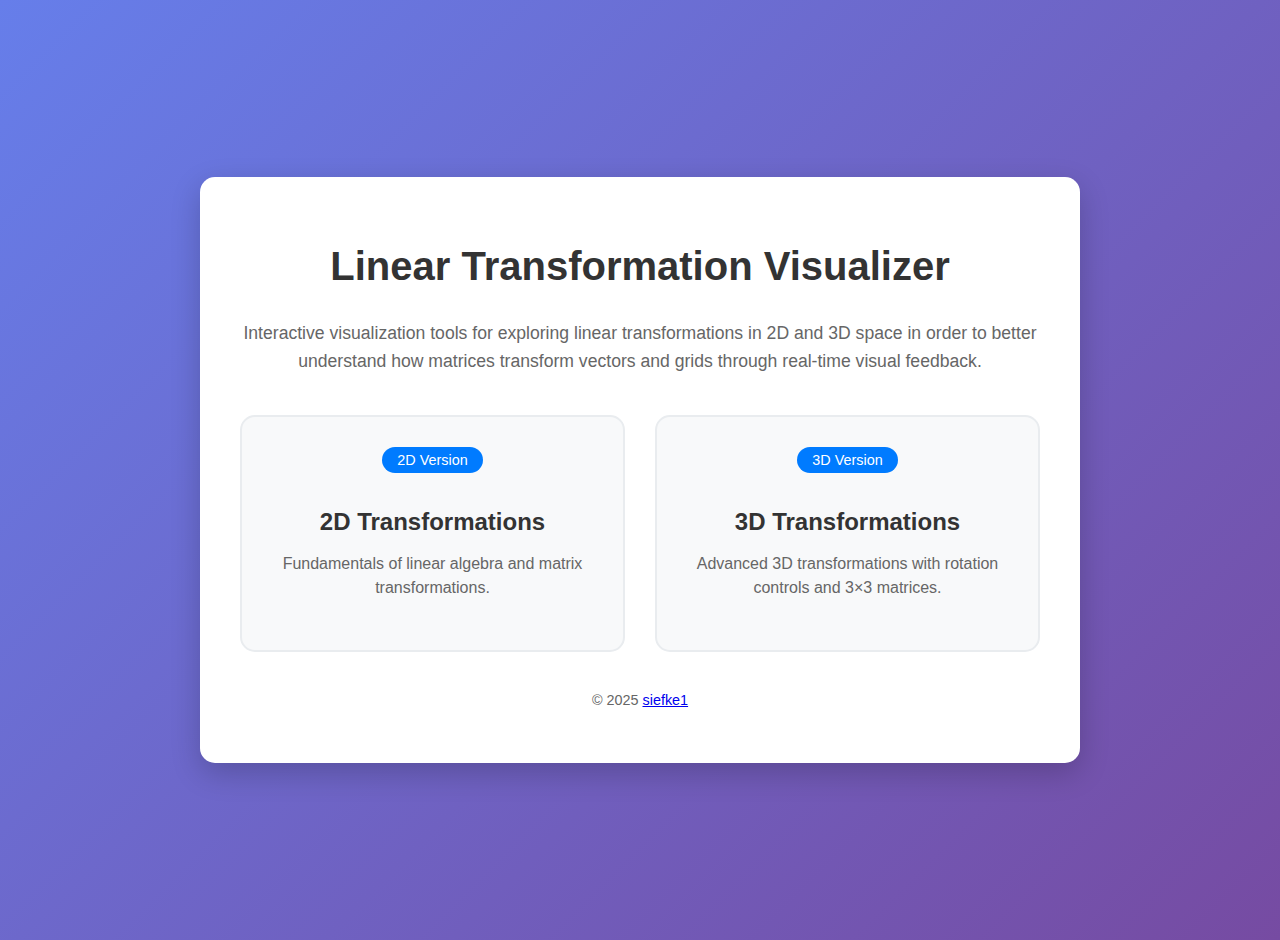
<file: index.html>
<!DOCTYPE html>
<html lang="en">
  <head>
    <meta charset="UTF-8" />
    <meta name="viewport" content="width=device-width, initial-scale=1.0" />
    <title>Linear Transformation Visualizer</title>
    <style>
      body {
        font-family: "Arial", sans-serif;
        margin: 0;
        padding: 20px;
        background: linear-gradient(135deg, #667eea 0%, #764ba2 100%);
        min-height: 100vh;
        display: flex;
        align-items: center;
        justify-content: center;
      }
      .container {
        max-width: 800px;
        margin: 0 auto;
        background: white;
        border-radius: 15px;
        padding: 40px;
        box-shadow: 0 10px 30px rgba(0, 0, 0, 0.2);
        text-align: center;
      }
      h1 {
        color: #333;
        margin-bottom: 30px;
        font-size: 2.5em;
      }
      .description {
        color: #666;
        margin-bottom: 40px;
        font-size: 1.1em;
        line-height: 1.6;
      }
      .version-cards {
        display: grid;
        grid-template-columns: 1fr 1fr;
        gap: 30px;
        margin-top: 40px;
      }
      .version-card {
        background: #f8f9fa;
        border-radius: 15px;
        padding: 30px;
        border: 2px solid #e9ecef;
        transition: all 0.3s ease;
        cursor: pointer;
        text-decoration: none;
        color: inherit;
      }
      .version-card:hover {
        transform: translateY(-5px);
        box-shadow: 0 10px 25px rgba(0, 0, 0, 0.15);
        border-color: #007bff;
      }
      .version-card h2 {
        color: #333;
        margin-bottom: 15px;
        font-size: 1.5em;
      }
      .version-card p {
        color: #666;
        margin-bottom: 20px;
        line-height: 1.5;
      }
      .version-badge {
        display: inline-block;
        background: #007bff;
        color: white;
        padding: 5px 15px;
        border-radius: 20px;
        font-size: 0.9em;
        margin-bottom: 15px;
      }
      .footer {
        margin-top: 40px;
        color: #666;
        font-size: 0.9em;
      }
    </style>
  </head>
  <body>
    <div class="container">
      <h1>Linear Transformation Visualizer</h1>
      <p class="description">
        Interactive visualization tools for exploring linear transformations in
        2D and 3D space in order to better understand how matrices transform
        vectors and grids through real-time visual feedback.
      </p>

      <div class="version-cards">
        <a href="2d/index.html" class="version-card">
          <div class="version-badge">2D Version</div>
          <h2>2D Transformations</h2>
          <p>Fundamentals of linear algebra and matrix transformations.</p>
        </a>

        <a href="3d/index.html" class="version-card">
          <div class="version-badge">3D Version</div>
          <h2>3D Transformations</h2>
          <p>
            Advanced 3D transformations with rotation controls and 3×3 matrices.
          </p>
        </a>
      </div>

      <div class="footer">
        <p>
          © 2025
          <a href="https://github.com/siefke1" target="_blank">siefke1</a>
        </p>
      </div>
    </div>
  </body>
</html>
</file>
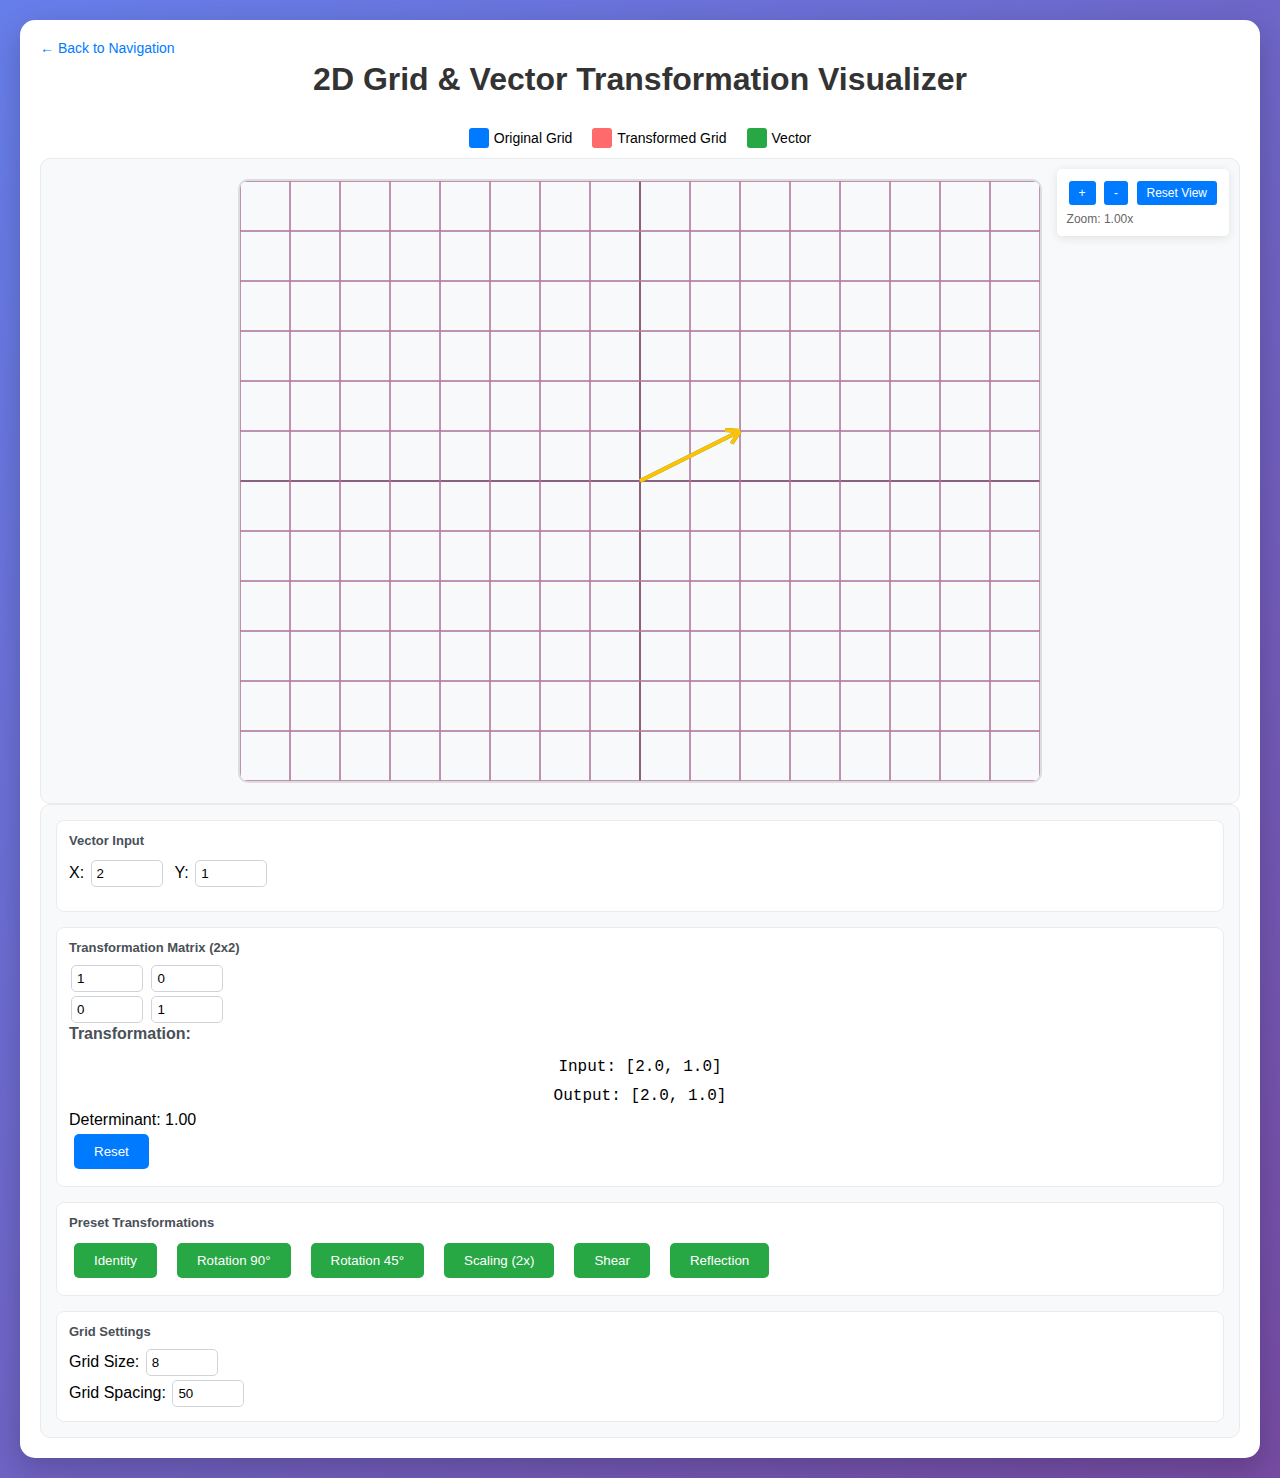
<file: 2d/index.html>
<!DOCTYPE html>
<html lang="en">
<head>
    <meta charset="UTF-8">
    <meta name="viewport" content="width=device-width, initial-scale=1.0">
    <title>2D Grid & Vector Transformation Visualizer</title>
    <link rel="stylesheet" href="../css/2d.css">
</head>
<body>
    <div class="container">
        <a href="../index.html" class="back-link">← Back to Navigation</a>
        <h1>2D Grid & Vector Transformation Visualizer</h1>
        
        <div class="legend">
            <div class="legend-item">
                <div class="legend-color" style="background: #007bff;"></div>
                <span>Original Grid</span>
            </div>
            <div class="legend-item">
                <div class="legend-color" style="background: #ff6b6b;"></div>
                <span>Transformed Grid</span>
            </div>
            <div class="legend-item">
                <div class="legend-color" style="background: #28a745;"></div>
                <span>Vector</span>
            </div>
        </div>
        
        <div class="canvas-container">
            <canvas id="gridCanvas" width="800" height="600"></canvas>
            <div class="zoom-controls">
                <button onclick="zoomIn()">+</button>
                <button onclick="zoomOut()">-</button>
                <button onclick="resetView()">Reset View</button>
                <div class="zoom-info" id="zoomInfo">Zoom: 1.00x</div>
            </div>
        </div>
        
        <div class="controls">
            <div class="control-group">
                <h3>Vector Input</h3>
                <div class="vector-input">
                    <label>X: <input type="number" id="vectorX" value="2" step="0.1" onchange="updateVector()"></label>
                    <label>Y: <input type="number" id="vectorY" value="1" step="0.1" onchange="updateVector()"></label>
                </div>
            </div>
            
            <div class="control-group">
                <h3>Transformation Matrix (2x2)</h3>
                <div>
                    <input type="number" id="a11" value="1" step="0.1" onchange="applyTransformation()"> <input type="number" id="a12" value="0" step="0.1" onchange="applyTransformation()"><br>
                    <input type="number" id="a21" value="0" step="0.1" onchange="applyTransformation()"> <input type="number" id="a22" value="1" step="0.1" onchange="applyTransformation()">
                </div>
                <div class="matrix-display" id="matrixDisplay">
                    [1  0]<br>
                    [0  1]
                </div>
                <div class="determinant-display" id="determinantDisplay">
                    Determinant: 1.00
                </div>
                <button onclick="resetGrid()">Reset</button>
            </div>
            
            <div class="control-group">
                <h3>Preset Transformations</h3>
                <div class="preset-buttons">
                    <button class="preset-btn" onclick="setPreset('identity')">Identity</button>
                    <button class="preset-btn" onclick="setPreset('rotation90')">Rotation 90°</button>
                    <button class="preset-btn" onclick="setPreset('rotation45')">Rotation 45°</button>
                    <button class="preset-btn" onclick="setPreset('scaling')">Scaling (2x)</button>
                    <button class="preset-btn" onclick="setPreset('shear')">Shear</button>
                    <button class="preset-btn" onclick="setPreset('reflection')">Reflection</button>
                </div>
            </div>
            
            <div class="control-group">
                <h3>Grid Settings</h3>
                <label>Grid Size: <input type="number" id="gridSize" value="8" min="3" max="15" onchange="updateGrid()"></label><br>
                <label>Grid Spacing: <input type="number" id="gridSpacing" value="50" min="30" max="100" onchange="updateGrid()"></label>
            </div>
        </div>
    </div>

    <script>
        const canvas = document.getElementById('gridCanvas');
        const ctx = canvas.getContext('2d');
        
        // Viewport transformation variables
        let viewport = {
            scale: 1.0,
            offsetX: 0,
            offsetY: 0,
            isDragging: false,
            lastX: 0,
            lastY: 0
        };
        
        let gridPoints = [];
        let transformedPoints = [];
        let currentMatrix = [[1, 0], [0, 1]];
        let currentVector = [2, 1];
        let transformedVector = [2, 1];
        
        // Convert screen coordinates to world coordinates
        function screenToWorld(screenX, screenY) {
            // Remove the canvas center offset first, then the viewport offset, then scale
            const worldX = (screenX - canvas.width / 2 - viewport.offsetX) / viewport.scale;
            const worldY = -(screenY - canvas.height / 2 - viewport.offsetY) / viewport.scale;
            return [worldX, worldY];
        }
        
        // Convert world coordinates to screen coordinates
        function worldToScreen(worldX, worldY) {
            const screenX = worldX * viewport.scale + viewport.offsetX + canvas.width / 2;
            const screenY = -worldY * viewport.scale + viewport.offsetY + canvas.height / 2;
            return [screenX, screenY];
        }
        
        // Apply viewport transformation to context
        function applyViewportTransform() {
            ctx.save();
            // First translate to center the coordinate system
            ctx.translate(canvas.width / 2, canvas.height / 2);
            // Then apply the viewport offset and scale
            ctx.translate(viewport.offsetX, viewport.offsetY);
            ctx.scale(viewport.scale, -viewport.scale); // Flip Y-axis for mathematical coordinates
        }
        
        // Restore context after viewport transformation
        function restoreViewportTransform() {
            ctx.restore();
        }
        
        // Zoom functions
        function zoomIn() {
            viewport.scale *= 1.2;
            updateZoomInfo();
            drawGrid();
        }
        
        function zoomOut() {
            viewport.scale /= 1.2;
            updateZoomInfo();
            drawGrid();
        }
        
        function resetView() {
            viewport.scale = 1.0;
            viewport.offsetX = 0;
            viewport.offsetY = 0;
            updateZoomInfo();
            drawGrid();
        }
        
        function updateZoomInfo() {
            document.getElementById('zoomInfo').textContent = `Zoom: ${viewport.scale.toFixed(2)}x`;
        }
        
        function transformPoint(point, matrix) {
            const [x, y] = point;
            const [[a, b], [c, d]] = matrix;
            return [a * x + b * y, c * x + d * y];
        }
        
        // Draw arrow
        function drawArrow(startX, startY, endX, endY, color, lineWidth = 3) {
            const headLength = 15 / viewport.scale;
            const angle = Math.atan2(endY - startY, endX - startX);
            
            ctx.strokeStyle = color;
            ctx.fillStyle = color;
            ctx.lineWidth = lineWidth / viewport.scale;
            
            // Draw line
            ctx.beginPath();
            ctx.moveTo(startX, startY);
            ctx.lineTo(endX, endY);
            ctx.stroke();
            
            // Draw arrow head
            ctx.beginPath();
            ctx.moveTo(endX, endY);
            ctx.lineTo(endX - headLength * Math.cos(angle - Math.PI / 6), 
                      endY - headLength * Math.sin(angle - Math.PI / 6));
            ctx.moveTo(endX, endY);
            ctx.lineTo(endX - headLength * Math.cos(angle + Math.PI / 6), 
                      endY - headLength * Math.sin(angle + Math.PI / 6));
            ctx.stroke();
        }
        
        function initializeGrid() {
            const gridSize = parseInt(document.getElementById('gridSize').value);
            const spacing = parseInt(document.getElementById('gridSpacing').value);
            
            gridPoints = [];
            for (let i = -gridSize; i <= gridSize; i++) {
                for (let j = -gridSize; j <= gridSize; j++) {
                    gridPoints.push([i * spacing, j * spacing]);
                }
            }
            updateTransformedPoints();
            updateTransformedVector();
            drawGrid();
        }
        
        function updateTransformedPoints() {
            transformedPoints = gridPoints.map(point => transformPoint(point, currentMatrix));
        }
        
        function updateTransformedVector() {
            transformedVector = transformPoint(currentVector, currentMatrix);
        }
        
        function drawGrid() {
            ctx.clearRect(0, 0, canvas.width, canvas.height);
            
            applyViewportTransform();
            
            // Draw coordinate axes
            ctx.strokeStyle = '#333';
            ctx.lineWidth = 2 / viewport.scale;
            ctx.beginPath();
            // X-axis (horizontal line through origin)
            ctx.moveTo(-canvas.width / viewport.scale, 0);
            ctx.lineTo(canvas.width / viewport.scale, 0);
            // Y-axis (vertical line through origin)
            ctx.moveTo(0, -canvas.height / viewport.scale);
            ctx.lineTo(0, canvas.height / viewport.scale);
            ctx.stroke();
            
            // Draw original grid lines
            ctx.strokeStyle = '#007bff';
            ctx.lineWidth = 1 / viewport.scale;
            const spacing = parseInt(document.getElementById('gridSpacing').value);
            const gridSize = parseInt(document.getElementById('gridSize').value);
            
            // Draw vertical lines
            for (let i = -gridSize; i <= gridSize; i++) {
                const x = i * spacing;
                ctx.beginPath();
                ctx.moveTo(x, -gridSize * spacing);
                ctx.lineTo(x, gridSize * spacing);
                ctx.stroke();
            }
            
            // Draw horizontal lines
            for (let j = -gridSize; j <= gridSize; j++) {
                const y = j * spacing;
                ctx.beginPath();
                ctx.moveTo(-gridSize * spacing, y);
                ctx.lineTo(gridSize * spacing, y);
                ctx.stroke();
            }
            
            // Draw transformed grid lines
            ctx.strokeStyle = '#ff6b6b';
            ctx.lineWidth = 1 / viewport.scale;
            
            // Draw transformed vertical lines
            for (let i = -gridSize; i <= gridSize; i++) {
                const originalX = i * spacing;
                const transformedStart = transformPoint([originalX, -gridSize * spacing], currentMatrix);
                const transformedEnd = transformPoint([originalX, gridSize * spacing], currentMatrix);
                
                ctx.beginPath();
                ctx.moveTo(transformedStart[0], transformedStart[1]);
                ctx.lineTo(transformedEnd[0], transformedEnd[1]);
                ctx.stroke();
            }
            
            // Draw transformed horizontal lines
            for (let j = -gridSize; j <= gridSize; j++) {
                const originalY = j * spacing;
                const transformedStart = transformPoint([-gridSize * spacing, originalY], currentMatrix);
                const transformedEnd = transformPoint([gridSize * spacing, originalY], currentMatrix);
                
                ctx.beginPath();
                ctx.moveTo(transformedStart[0], transformedStart[1]);
                ctx.lineTo(transformedEnd[0], transformedEnd[1]);
                ctx.stroke();
            }
            
            // Draw original vector
            const vectorStartX = 0;
            const vectorStartY = 0;
            const vectorEndX = currentVector[0] * spacing;
            const vectorEndY = currentVector[1] * spacing;
            drawArrow(vectorStartX, vectorStartY, vectorEndX, vectorEndY, '#28a745', 4);
            
            // Draw transformed vector
            const transformedVectorStartX = 0;
            const transformedVectorStartY = 0;
            const transformedVectorEndX = transformedVector[0] * spacing;
            const transformedVectorEndY = transformedVector[1] * spacing;
            drawArrow(transformedVectorStartX, transformedVectorStartY, 
                     transformedVectorEndX, transformedVectorEndY, '#ffc107', 4);
            
            restoreViewportTransform();
        }
        
        // Mouse event handlers for pan and zoom
        canvas.addEventListener('mousedown', function(e) {
            viewport.isDragging = true;
            viewport.lastX = e.clientX;
            viewport.lastY = e.clientY;
        });
        
        canvas.addEventListener('mousemove', function(e) {
            if (viewport.isDragging) {
                const deltaX = e.clientX - viewport.lastX;
                const deltaY = e.clientY - viewport.lastY;
                viewport.offsetX += deltaX;
                viewport.offsetY += deltaY;
                viewport.lastX = e.clientX;
                viewport.lastY = e.clientY;
                drawGrid();
            }
        });
        
        canvas.addEventListener('mouseup', function(e) {
            viewport.isDragging = false;
        });
        
        canvas.addEventListener('wheel', function(e) {
            e.preventDefault();
            const rect = canvas.getBoundingClientRect();
            const mouseX = e.clientX - rect.left;
            const mouseY = e.clientY - rect.top;
            
            // Convert mouse position to world coordinates
            const [worldX, worldY] = screenToWorld(mouseX, mouseY);
            
            const zoomFactor = e.deltaY > 0 ? 0.9 : 1.1;
            viewport.scale *= zoomFactor;
            
            // Adjust offset to zoom towards mouse position
            const [newScreenX, newScreenY] = worldToScreen(worldX, worldY);
            viewport.offsetX += mouseX - newScreenX;
            viewport.offsetY += mouseY - newScreenY;
            
            updateZoomInfo();
            drawGrid();
        });
        
        function updateVector() {
            const x = parseFloat(document.getElementById('vectorX').value);
            const y = parseFloat(document.getElementById('vectorY').value);
            currentVector = [x, y];
            updateTransformedVector();
            drawGrid();
        }
        
        function applyTransformation() {
            const a11 = parseFloat(document.getElementById('a11').value);
            const a12 = parseFloat(document.getElementById('a12').value);
            const a21 = parseFloat(document.getElementById('a21').value);
            const a22 = parseFloat(document.getElementById('a22').value);
            
            currentMatrix = [[a11, a12], [a21, a22]];
            updateTransformedPoints();
            updateTransformedVector();
            drawGrid();
            updateMatrixDisplay();
        }
        
        function resetGrid() {
            currentMatrix = [[1, 0], [0, 1]];
            document.getElementById('a11').value = 1;
            document.getElementById('a12').value = 0;
            document.getElementById('a21').value = 0;
            document.getElementById('a22').value = 1;
            updateTransformedPoints();
            updateTransformedVector();
            drawGrid();
            updateMatrixDisplay();
        }
        
        function updateGrid() {
            initializeGrid();
        }
        
        function calculateDeterminant(matrix) {
            const [[a11, a12], [a21, a22]] = matrix;
            return a11 * a22 - a12 * a21;
        }
        
        function updateMatrixDisplay() {
            const [[a11, a12], [a21, a22]] = currentMatrix;
            const determinant = calculateDeterminant(currentMatrix);
            const [vectorX, vectorY] = currentVector;
            
            // Calculate the transformed vector
            const transformedX = a11 * vectorX + a12 * vectorY;
            const transformedY = a21 * vectorX + a22 * vectorY;
            
            document.getElementById('matrixDisplay').innerHTML = 
                `<div class="matrix-display">
                    <div style="margin-bottom: 10px; font-weight: bold; color: #495057;">Transformation:</div>
                    <div style="font-family: 'Courier New', monospace; line-height: 1.8; text-align: center;">
                        <div>Input: [${vectorX.toFixed(1)}, ${vectorY.toFixed(1)}]</div>
                        <div>Output: [${transformedX.toFixed(1)}, ${transformedY.toFixed(1)}]</div>
                    </div>
                </div>`;
            
            document.getElementById('determinantDisplay').innerHTML = 
                `Determinant: ${determinant.toFixed(2)}`;
        }
        
        function setPreset(type) {
            let matrix;
            switch(type) {
                case 'identity':
                    matrix = [[1, 0], [0, 1]];
                    break;
                case 'rotation90':
                    matrix = [[0, -1], [1, 0]];
                    break;
                case 'rotation45':
                    const cos45 = Math.cos(Math.PI / 4);
                    const sin45 = Math.sin(Math.PI / 4);
                    matrix = [[cos45, -sin45], [sin45, cos45]];
                    break;
                case 'scaling':
                    matrix = [[2, 0], [0, 2]];
                    break;
                case 'shear':
                    matrix = [[1, 1], [0, 1]];
                    break;
                case 'reflection':
                    matrix = [[-1, 0], [0, 1]];
                    break;
            }
            
            currentMatrix = matrix;
            document.getElementById('a11').value = matrix[0][0];
            document.getElementById('a12').value = matrix[0][1];
            document.getElementById('a21').value = matrix[1][0];
            document.getElementById('a22').value = matrix[1][1];
            
            updateTransformedPoints();
            updateTransformedVector();
            drawGrid();
            updateMatrixDisplay();
        }
        
        window.onload = function() {
            initializeGrid();
            updateMatrixDisplay();
            updateZoomInfo();
        };
    </script>
</body>
</html>
</file>
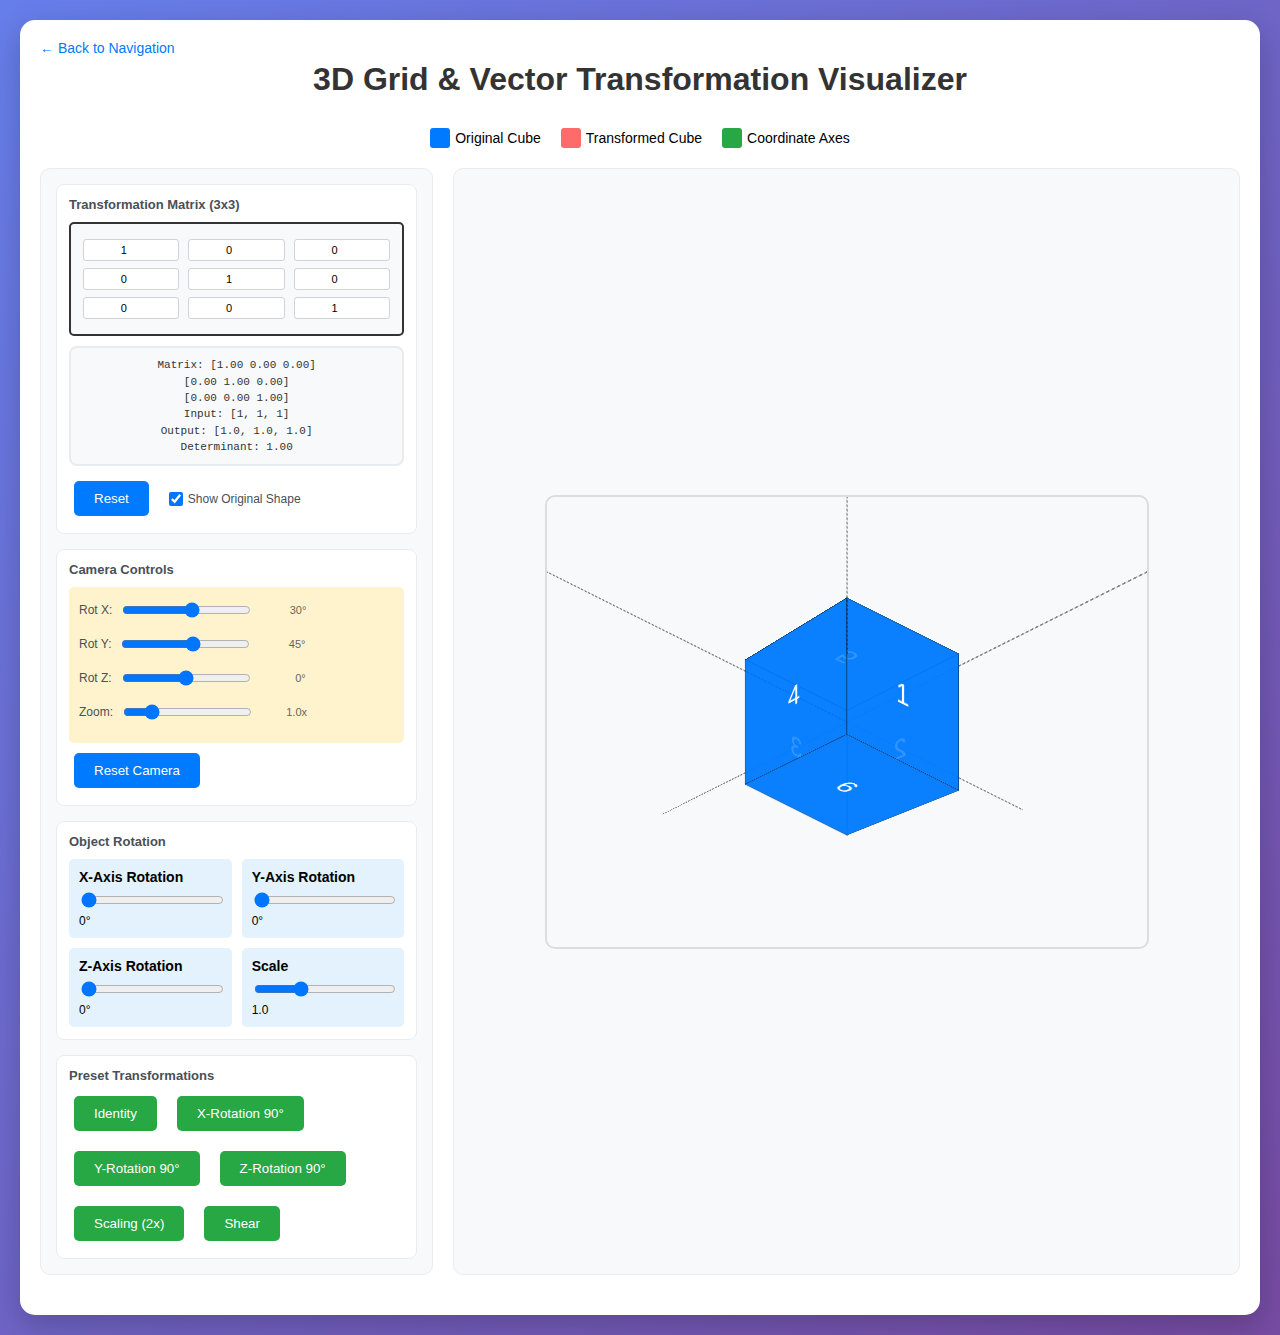
<file: 3d/index.html>
<!DOCTYPE html>
<html lang="en">
<head>
    <meta charset="UTF-8">
    <meta name="viewport" content="width=device-width, initial-scale=1.0, user-scalable=no">
    <title>3D Grid & Vector Transformation Visualizer</title>
    <link rel="stylesheet" href="../css/3d.css">
</head>
<body>
    <div class="container">
        <a href="../index.html" class="back-link">← Back to Navigation</a>
        <h1>3D Grid & Vector Transformation Visualizer</h1>
        
        <div class="legend">
            <div class="legend-item">
                <div class="legend-color" style="background: #007bff;"></div>
                <span>Original Cube</span>
            </div>
            <div class="legend-item">
                <div class="legend-color" style="background: #ff6b6b;"></div>
                <span>Transformed Cube</span>
            </div>
            <div class="legend-item">
                <div class="legend-color" style="background: #28a745;"></div>
                <span>Coordinate Axes</span>
            </div>
        </div>
        
        <div class="main-layout">
            <div class="controls">
            <div class="control-group">
                <h3>Transformation Matrix (3x3)</h3>
                <div class="matrix-input-container">
                    <div class="matrix-row">
                        <input type="number" id="a11" value="1" step="0.1" onchange="applyTransformation()">
                        <input type="number" id="a12" value="0" step="0.1" onchange="applyTransformation()">
                        <input type="number" id="a13" value="0" step="0.1" onchange="applyTransformation()">
                    </div>
                    <div class="matrix-row">
                        <input type="number" id="a21" value="0" step="0.1" onchange="applyTransformation()">
                        <input type="number" id="a22" value="1" step="0.1" onchange="applyTransformation()">
                        <input type="number" id="a23" value="0" step="0.1" onchange="applyTransformation()">
                    </div>
                    <div class="matrix-row">
                        <input type="number" id="a31" value="0" step="0.1" onchange="applyTransformation()">
                        <input type="number" id="a32" value="0" step="0.1" onchange="applyTransformation()">
                        <input type="number" id="a33" value="1" step="0.1" onchange="applyTransformation()">
                    </div>
                </div>
                <div class="transformation-info" id="transformationInfo">
                    <div>Matrix: [1.00  0.00  0.00]</div>
                    <div>        [0.00  1.00  0.00]</div>
                    <div>        [0.00  0.00  1.00]</div>
                    <div>Determinant: 1.00</div>
                </div>
                <div class="button-row">
                    <button onclick="resetGrid()">Reset</button>
                    <label class="checkbox-label">
                        <input type="checkbox" id="showOriginal" checked onchange="toggleOriginalCube()">
                        <span>Show Original Shape</span>
                    </label>
                </div>
            </div>
            
            <div class="control-group">
                <h3>Camera Controls</h3>
                <div class="camera-controls">
                    <div class="camera-row">
                        <label>Rot X: <input type="range" id="cameraRotX" min="-360" max="360" value="30" step="1" oninput="updateCamera()"></label>
                        <span id="cameraRotXValue">30°</span>
                    </div>
                    <div class="camera-row">
                        <label>Rot Y: <input type="range" id="cameraRotY" min="-360" max="360" value="45" step="1" oninput="updateCamera()"></label>
                        <span id="cameraRotYValue">45°</span>
                    </div>
                    <div class="camera-row">
                        <label>Rot Z: <input type="range" id="cameraRotZ" min="-360" max="360" value="0" step="1" oninput="updateCamera()"></label>
                        <span id="cameraRotZValue">0°</span>
                    </div>
                    <div class="camera-row">
                        <label>Zoom: <input type="range" id="cameraZoom" min="0.1" max="5" value="1" step="0.1" oninput="updateCamera()"></label>
                        <span id="cameraZoomValue">1.0x</span>
                    </div>
                </div>
                <button onclick="resetCamera()" style="margin-top: 10px;">Reset Camera</button>
            </div>
            
            <div class="control-group">
                <h3>Object Rotation</h3>
                <div class="rotation-controls">
                    <div class="rotation-group">
                        <h4>X-Axis Rotation</h4>
                        <input type="range" id="rotX" min="0" max="360" value="0" step="1" oninput="applyRotation()">
                        <span id="rotXValue">0°</span>
                    </div>
                    <div class="rotation-group">
                        <h4>Y-Axis Rotation</h4>
                        <input type="range" id="rotY" min="0" max="360" value="0" step="1" oninput="applyRotation()">
                        <span id="rotYValue">0°</span>
                    </div>
                    <div class="rotation-group">
                        <h4>Z-Axis Rotation</h4>
                        <input type="range" id="rotZ" min="0" max="360" value="0" step="1" oninput="applyRotation()">
                        <span id="rotZValue">0°</span>
                    </div>
                    <div class="rotation-group">
                        <h4>Scale</h4>
                        <input type="range" id="scale" min="0.1" max="3" value="1" step="0.1" oninput="applyRotation()">
                        <span id="scaleValue">1.0</span>
                    </div>
                </div>
            </div>
            
            <div class="control-group">
                <h3>Preset Transformations</h3>
                <div class="preset-buttons">
                    <button class="preset-btn" onclick="setPreset('identity')">Identity</button>
                    <button class="preset-btn" onclick="setPreset('rotationX90')">X-Rotation 90°</button>
                    <button class="preset-btn" onclick="setPreset('rotationY90')">Y-Rotation 90°</button>
                    <button class="preset-btn" onclick="setPreset('rotationZ90')">Z-Rotation 90°</button>
                    <button class="preset-btn" onclick="setPreset('scaling')">Scaling (2x)</button>
                    <button class="preset-btn" onclick="setPreset('shear')">Shear</button>
                </div>
            </div>
            </div>
            
            <!-- Mobile camera controls card -->
            <div class="mobile-camera-card">
                <h4>Camera Controls</h4>
                <div class="mobile-camera-row">
                    <label>Rot X: <input type="range" id="mobileCameraRotX" min="-360" max="360" value="30" step="1" oninput="updateMobileCamera()"></label>
                    <span id="mobileCameraRotXValue">30°</span>
                </div>
                <div class="mobile-camera-row">
                    <label>Rot Y: <input type="range" id="mobileCameraRotY" min="-360" max="360" value="45" step="1" oninput="updateMobileCamera()"></label>
                    <span id="mobileCameraRotYValue">45°</span>
                </div>
                <div class="mobile-camera-row">
                    <label>Rot Z: <input type="range" id="mobileCameraRotZ" min="-360" max="360" value="0" step="1" oninput="updateMobileCamera()"></label>
                    <span id="mobileCameraRotZValue">0°</span>
                </div>
                <div class="mobile-camera-row">
                    <label>Zoom: <input type="range" id="mobileCameraZoom" min="0.1" max="5" value="1" step="0.1" oninput="updateMobileCamera()"></label>
                    <span id="mobileCameraZoomValue">1.0x</span>
                </div>
                <button onclick="resetMobileCamera()">Reset Camera</button>
            </div>
            
            <div class="canvas-container">
                <div class="demo-output">
                    <div class="demo-output__container" id="demo__container">
                        <div class="demo-element original-cube" id="original-element">
                            <div class="side side-back">3</div>
                            <div class="side side-bottom">6</div>
                            <div class="side side-right">2</div>
                            <div class="side side-left">4</div>
                            <div class="side side-front">1</div>
                            <div class="side side-top">5</div>
                        </div>
                        <div class="demo-element transformed-cube" id="demo-element">
                            <div class="side side-back">3</div>
                            <div class="side side-bottom">6</div>
                            <div class="side side-right">2</div>
                            <div class="side side-left">4</div>
                            <div class="side side-front">1</div>
                            <div class="side side-top">5</div>
                        </div>
                        <p class="axial-line axial-line--x"></p>
                        <p class="axial-line axial-line--y"></p>
                        <p class="axial-line axial-line--z"></p>
                    </div>
                </div>
            </div>
        </div>
    </div>

    <script>
        const demoElement = document.getElementById('demo-element');
        const demoContainer = document.getElementById('demo__container');
        
        let currentMatrix = [
            [1, 0, 0],
            [0, 1, 0],
            [0, 0, 1]
        ];
        
        let zoomFactor = 1.0;
        
        function createRotationX(angle) {
            const rad = angle * Math.PI / 180;
            const cos = Math.cos(rad);
            const sin = Math.sin(rad);
            return [
                [1, 0, 0],
                [0, cos, -sin],
                [0, sin, cos]
            ];
        }
        
        function createRotationY(angle) {
            const rad = angle * Math.PI / 180;
            const cos = Math.cos(rad);
            const sin = Math.sin(rad);
            return [
                [cos, 0, sin],
                [0, 1, 0],
                [-sin, 0, cos]
            ];
        }
        
        function createRotationZ(angle) {
            const rad = angle * Math.PI / 180;
            const cos = Math.cos(rad);
            const sin = Math.sin(rad);
            return [
                [cos, -sin, 0],
                [sin, cos, 0],
                [0, 0, 1]
            ];
        }
        
        function createScalingMatrix(s) {
            return [
                [s, 0, 0],
                [0, s, 0],
                [0, 0, s]
            ];
        }
        
        function multiplyMatrices(a, b) {
            const result = [
                [0, 0, 0],
                [0, 0, 0],
                [0, 0, 0]
            ];
            
            for (let i = 0; i < 3; i++) {
                for (let j = 0; j < 3; j++) {
                    for (let k = 0; k < 3; k++) {
                        result[i][j] += a[i][k] * b[k][j];
                    }
                }
            }
            
            return result;
        }
        
        function calculateDeterminant(matrix) {
            const [[a11, a12, a13], [a21, a22, a23], [a31, a32, a33]] = matrix;
            return a11 * (a22 * a33 - a23 * a32) - 
                   a12 * (a21 * a33 - a23 * a31) + 
                   a13 * (a21 * a32 - a22 * a31);
        }
        
        function matrix3x3ToMatrix3d(matrix) {
            const [[a11, a12, a13], [a21, a22, a23], [a31, a32, a33]] = matrix;
            return [
                a11, a21, a31, 0,
                a12, a22, a32, 0,
                a13, a23, a33, 0,
                0, 0, 0, 1
            ];
        }
        
        function applyTransformation() {
            const a11 = parseFloat(document.getElementById('a11').value);
            const a12 = parseFloat(document.getElementById('a12').value);
            const a13 = parseFloat(document.getElementById('a13').value);
            const a21 = parseFloat(document.getElementById('a21').value);
            const a22 = parseFloat(document.getElementById('a22').value);
            const a23 = parseFloat(document.getElementById('a23').value);
            const a31 = parseFloat(document.getElementById('a31').value);
            const a32 = parseFloat(document.getElementById('a32').value);
            const a33 = parseFloat(document.getElementById('a33').value);
            
            currentMatrix = [[a11, a12, a13], [a21, a22, a23], [a31, a32, a33]];
            updateMatrixDisplay();
            applyMatrix3d();
        }
        
        function applyRotation() {
            const rotX = parseInt(document.getElementById('rotX').value);
            const rotY = parseInt(document.getElementById('rotY').value);
            const rotZ = parseInt(document.getElementById('rotZ').value);
            const scaleVal = parseFloat(document.getElementById('scale').value);
            
            // Update display values
            document.getElementById('rotXValue').textContent = rotX + '°';
            document.getElementById('rotYValue').textContent = rotY + '°';
            document.getElementById('rotZValue').textContent = rotZ + '°';
            document.getElementById('scaleValue').textContent = scaleVal;
            
            const rotXMatrix = createRotationX(rotX);
            const rotYMatrix = createRotationY(rotY);
            const rotZMatrix = createRotationZ(rotZ);
            const scaleMatrix = createScalingMatrix(scaleVal);
            
            // Combine rotations and scaling
            let combinedMatrix = multiplyMatrices(rotXMatrix, rotYMatrix);
            combinedMatrix = multiplyMatrices(combinedMatrix, rotZMatrix);
            combinedMatrix = multiplyMatrices(combinedMatrix, scaleMatrix);
            
            currentMatrix = combinedMatrix;
            
            // Update input fields
            document.getElementById('a11').value = combinedMatrix[0][0];
            document.getElementById('a12').value = combinedMatrix[0][1];
            document.getElementById('a13').value = combinedMatrix[0][2];
            document.getElementById('a21').value = combinedMatrix[1][0];
            document.getElementById('a22').value = combinedMatrix[1][1];
            document.getElementById('a23').value = combinedMatrix[1][2];
            document.getElementById('a31').value = combinedMatrix[2][0];
            document.getElementById('a32').value = combinedMatrix[2][1];
            document.getElementById('a33').value = combinedMatrix[2][2];
            
            updateMatrixDisplay();
            applyMatrix3d();
        }
        
        function applyMatrix3d() {
            const matrix3d = matrix3x3ToMatrix3d(currentMatrix);
            const transform = `matrix3d(${matrix3d.join(', ')})`;
            demoElement.style.transform = transform;
            
            // Check if transformation is identity (no change)
            const isIdentity = currentMatrix.every((row, i) => 
                row.every((val, j) => val === (i === j ? 1 : 0))
            );
            
            // Show/hide transformed cube based on whether transformation is identity
            const transformedCube = document.querySelector('.transformed-cube');
            if (isIdentity) {
                transformedCube.classList.remove('show');
            } else {
                transformedCube.classList.add('show');
            }
        }
        
        function resetGrid() {
            currentMatrix = [[1, 0, 0], [0, 1, 0], [0, 0, 1]];
            document.getElementById('a11').value = 1;
            document.getElementById('a12').value = 0;
            document.getElementById('a13').value = 0;
            document.getElementById('a21').value = 0;
            document.getElementById('a22').value = 1;
            document.getElementById('a23').value = 0;
            document.getElementById('a31').value = 0;
            document.getElementById('a32').value = 0;
            document.getElementById('a33').value = 1;
            
            // Reset rotation sliders
            document.getElementById('rotX').value = 0;
            document.getElementById('rotY').value = 0;
            document.getElementById('rotZ').value = 0;
            document.getElementById('scale').value = 1;
            document.getElementById('rotXValue').textContent = '0°';
            document.getElementById('rotYValue').textContent = '0°';
            document.getElementById('rotZValue').textContent = '0°';
            document.getElementById('scaleValue').textContent = '1.0';
            
            updateMatrixDisplay();
            applyMatrix3d();
        }
        
        function updateMatrixDisplay() {
            const [[a11, a12, a13], [a21, a22, a23], [a31, a32, a33]] = currentMatrix;
            const determinant = calculateDeterminant(currentMatrix);
            
            const vectorX = 1, vectorY = 1, vectorZ = 1;
            const transformedX = a11 * vectorX + a12 * vectorY + a13 * vectorZ;
            const transformedY = a21 * vectorX + a22 * vectorY + a23 * vectorZ;
            const transformedZ = a31 * vectorX + a32 * vectorY + a33 * vectorZ;
            
            // Update the transformation info with all information
            const transformationInfo = document.getElementById('transformationInfo');
            if (transformationInfo) {
                transformationInfo.innerHTML = 
                    `<div>Matrix: [${a11.toFixed(2)}  ${a12.toFixed(2)}  ${a13.toFixed(2)}]</div>
                     <div>        [${a21.toFixed(2)}  ${a22.toFixed(2)}  ${a23.toFixed(2)}]</div>
                     <div>        [${a31.toFixed(2)}  ${a32.toFixed(2)}  ${a33.toFixed(2)}]</div>
                     <div>Input: [1, 1, 1]</div>
                     <div>Output: [${transformedX.toFixed(1)}, ${transformedY.toFixed(1)}, ${transformedZ.toFixed(1)}]</div>
                     <div>Determinant: ${determinant.toFixed(2)}</div>`;
            }
        }
        
        // Set preset transformations
        function setPreset(type) {
            let matrix;
            switch(type) {
                case 'identity':
                    matrix = [[1, 0, 0], [0, 1, 0], [0, 0, 1]];
                    break;
                case 'rotationX90':
                    matrix = createRotationX(90);
                    break;
                case 'rotationY90':
                    matrix = createRotationY(90);
                    break;
                case 'rotationZ90':
                    matrix = createRotationZ(90);
                    break;
                case 'scaling':
                    matrix = createScalingMatrix(2);
                    break;
                case 'shear':
                    matrix = [[1, 1, 0], [0, 1, 0], [0, 0, 1]];
                    break;
            }
            
            currentMatrix = matrix;
            document.getElementById('a11').value = matrix[0][0];
            document.getElementById('a12').value = matrix[0][1];
            document.getElementById('a13').value = matrix[0][2];
            document.getElementById('a21').value = matrix[1][0];
            document.getElementById('a22').value = matrix[1][1];
            document.getElementById('a23').value = matrix[1][2];
            document.getElementById('a31').value = matrix[2][0];
            document.getElementById('a32').value = matrix[2][1];
            document.getElementById('a33').value = matrix[2][2];
            
            updateMatrixDisplay();
            applyMatrix3d();
        }
        
        // Camera controls
        function updateCamera() {
            const rotX = parseFloat(document.getElementById('cameraRotX').value);
            const rotY = parseFloat(document.getElementById('cameraRotY').value);
            const rotZ = parseFloat(document.getElementById('cameraRotZ').value);
            const zoom = parseFloat(document.getElementById('cameraZoom').value);
            
            zoomFactor = zoom;
            
            // Update display values
            document.getElementById('cameraRotXValue').textContent = rotX + '°';
            document.getElementById('cameraRotYValue').textContent = rotY + '°';
            document.getElementById('cameraRotZValue').textContent = rotZ + '°';
            document.getElementById('cameraZoomValue').textContent = zoom.toFixed(1) + 'x';
            
            // Sync with mobile controls
            document.getElementById('mobileCameraRotX').value = rotX;
            document.getElementById('mobileCameraRotY').value = rotY;
            document.getElementById('mobileCameraRotZ').value = rotZ;
            document.getElementById('mobileCameraZoom').value = zoom;
            document.getElementById('mobileCameraRotXValue').textContent = rotX + '°';
            document.getElementById('mobileCameraRotYValue').textContent = rotY + '°';
            document.getElementById('mobileCameraRotZValue').textContent = rotZ + '°';
            document.getElementById('mobileCameraZoomValue').textContent = zoom.toFixed(1) + 'x';
            
            // Apply camera transformation with proper 3D zoom
            demoContainer.style.transform = `rotateX(${rotX}deg) rotateY(${rotY}deg) rotateZ(${rotZ}deg) scale3d(${zoomFactor}, ${zoomFactor}, ${zoomFactor})`;
        }

        function updateMobileCamera() {
            const rotX = parseFloat(document.getElementById('mobileCameraRotX').value);
            const rotY = parseFloat(document.getElementById('mobileCameraRotY').value);
            const rotZ = parseFloat(document.getElementById('mobileCameraRotZ').value);
            const zoom = parseFloat(document.getElementById('mobileCameraZoom').value);
            
            zoomFactor = zoom;
            
            // Update display values
            document.getElementById('mobileCameraRotXValue').textContent = rotX + '°';
            document.getElementById('mobileCameraRotYValue').textContent = rotY + '°';
            document.getElementById('mobileCameraRotZValue').textContent = rotZ + '°';
            document.getElementById('mobileCameraZoomValue').textContent = zoom.toFixed(1) + 'x';
            
            // Sync with desktop controls
            document.getElementById('cameraRotX').value = rotX;
            document.getElementById('cameraRotY').value = rotY;
            document.getElementById('cameraRotZ').value = rotZ;
            document.getElementById('cameraZoom').value = zoom;
            document.getElementById('cameraRotXValue').textContent = rotX + '°';
            document.getElementById('cameraRotYValue').textContent = rotY + '°';
            document.getElementById('cameraRotZValue').textContent = rotZ + '°';
            document.getElementById('cameraZoomValue').textContent = zoom.toFixed(1) + 'x';
            
            // Apply camera transformation with proper 3D zoom
            demoContainer.style.transform = `rotateX(${rotX}deg) rotateY(${rotY}deg) rotateZ(${rotZ}deg) scale3d(${zoomFactor}, ${zoomFactor}, ${zoomFactor})`;
        }

        function resetCamera() {
            const defaultValues = {
                rotX: 30, rotY: 45, rotZ: 0,
                zoom: 1.0
            };
            
            // Reset desktop controls
            document.getElementById('cameraRotX').value = defaultValues.rotX;
            document.getElementById('cameraRotY').value = defaultValues.rotY;
            document.getElementById('cameraRotZ').value = defaultValues.rotZ;
            document.getElementById('cameraZoom').value = defaultValues.zoom;
            
            // Reset mobile controls
            document.getElementById('mobileCameraRotX').value = defaultValues.rotX;
            document.getElementById('mobileCameraRotY').value = defaultValues.rotY;
            document.getElementById('mobileCameraRotZ').value = defaultValues.rotZ;
            document.getElementById('mobileCameraZoom').value = defaultValues.zoom;
            
            // Reset zoom factor
            zoomFactor = defaultValues.zoom;
            
            updateCamera();
        }

        function resetMobileCamera() {
            resetCamera();
        }
        
        function toggleOriginalCube() {
            const showOriginal = document.getElementById('showOriginal').checked;
            const originalCube = document.querySelector('.original-cube');
            
            if (showOriginal) {
                originalCube.style.opacity = '1';
            } else {
                originalCube.style.opacity = '0';
            }
        }
        
        function resetView() {
            resetCamera(); // Use the same reset function
        }
        
        // Mouse controls for 3D navigation
        let isMouseDown = false;
        let lastMouseX = 0;
        let lastMouseY = 0;
        
        demoContainer.addEventListener('mousedown', function(e) {
            isMouseDown = true;
            lastMouseX = e.clientX;
            lastMouseY = e.clientY;
            demoContainer.style.cursor = 'grabbing';
        });
        
        demoContainer.addEventListener('mousemove', function(e) {
            if (isMouseDown) {
                const deltaX = e.clientX - lastMouseX;
                const deltaY = e.clientY - lastMouseY;
                
                // Update rotation values
                const currentRotY = parseFloat(document.getElementById('cameraRotY').value);
                const currentRotX = parseFloat(document.getElementById('cameraRotX').value);
                
                document.getElementById('cameraRotY').value = currentRotY + deltaX * 0.5;
                document.getElementById('cameraRotX').value = currentRotX + deltaY * 0.5;
                
                updateCamera();
                
                lastMouseX = e.clientX;
                lastMouseY = e.clientY;
            }
        });
        
        demoContainer.addEventListener('mouseup', function(e) {
            isMouseDown = false;
            demoContainer.style.cursor = 'grab';
        });
        
        demoContainer.addEventListener('wheel', function(e) {
            e.preventDefault();
            const zoomChange = e.deltaY > 0 ? 0.9 : 1.1;
            zoomFactor *= zoomChange;
            updateCamera();
        });
        
        window.onload = function() {
            updateMatrixDisplay();
            applyMatrix3d();
            updateCamera();
        };
    </script>
</body>
</html>
</file>
<file: css/2d.css>
body {
    font-family: 'Arial', sans-serif;
    margin: 0;
    padding: 20px;
    background: linear-gradient(135deg, #667eea 0%, #764ba2 100%);
    min-height: 100vh;
}

.back-link {
    position: absolute;
    top: 20px;
    left: 20px;
    color: #007bff;
    text-decoration: none;
    font-size: 14px;
}

.back-link:hover {
    text-decoration: underline;
}

.container {
    max-width: 1400px;
    margin: 0 auto;
    background: white;
    border-radius: 15px;
    padding: 20px;
    box-shadow: 0 10px 30px rgba(0,0,0,0.2);
    position: relative;
}

h1 {
    text-align: center;
    color: #333;
    margin-bottom: 30px;
}

.main-layout {
    display: grid;
    grid-template-columns: 1fr 2fr;
    gap: 20px;
    margin: 20px 0;
    min-height: 600px;
}

.controls {
    display: flex;
    flex-direction: column;
    gap: 15px;
    background: #f8f9fa;
    padding: 15px;
    border-radius: 10px;
    border: 1px solid #e9ecef;
    height: fit-content;
}

.control-group {
    background: white;
    padding: 12px;
    border-radius: 8px;
    border: 1px solid #e9ecef;
    overflow: hidden;
    min-width: 0;
}

.control-group h3 {
    margin-top: 0;
    margin-bottom: 8px;
    color: #495057;
    font-size: 13px;
}

.canvas-container {
    display: flex;
    justify-content: center;
    align-items: center;
    position: relative;
    background: #f8f9fa;
    border-radius: 10px;
    border: 1px solid #e9ecef;
    padding: 20px;
}

canvas {
    border: 2px solid #ddd;
    border-radius: 10px;
    background: #f8f9fa;
    cursor: grab;
}

canvas:active {
    cursor: grabbing;
}

.zoom-controls {
    position: absolute;
    top: 10px;
    right: 10px;
    background: rgba(255, 255, 255, 0.9);
    padding: 10px;
    border-radius: 5px;
    box-shadow: 0 2px 10px rgba(0,0,0,0.1);
}

.zoom-controls button {
    background: #007bff;
    color: white;
    border: none;
    padding: 5px 10px;
    border-radius: 3px;
    cursor: pointer;
    margin: 2px;
    font-size: 12px;
}

.zoom-controls button:hover {
    background: #0056b3;
}

.zoom-info {
    font-size: 12px;
    color: #666;
    margin-top: 5px;
}

input[type="number"] {
    width: 60px;
    padding: 5px;
    border: 1px solid #ced4da;
    border-radius: 5px;
    margin: 2px;
}

button {
    background: #007bff;
    color: white;
    border: none;
    padding: 10px 20px;
    border-radius: 5px;
    cursor: pointer;
    margin: 5px;
    transition: background 0.3s;
}

button:hover {
    background: #0056b3;
}



.transformation-info {
    margin: 8px 0;
    font-family: 'Courier New', monospace;
    font-size: 11px;
    color: #333;
    background: #f8f9fa;
    padding: 8px;
    border-radius: 8px;
    border: 2px solid #e9ecef;
    text-align: center;
    line-height: 1.3;
}

.transformation-info div {
    margin: 2px 0;
}

.matrix-bracket {
    font-size: 24px;
    color: #495057;
    margin: 0 5px;
}

.matrix-row {
    display: flex;
    justify-content: center;
    align-items: center;
    margin: 5px 0;
}

.matrix-element {
    display: inline-block;
    width: 60px;
    text-align: center;
    margin: 0 10px;
}

.preset-buttons {
    display: flex;
    flex-wrap: wrap;
    gap: 10px;
}

.preset-btn {
    background: #28a745;
}

.preset-btn:hover {
    background: #1e7e34;
}

.vector-input {
    display: flex;
    align-items: center;
    gap: 10px;
    margin: 10px 0;
}

.legend {
    display: flex;
    justify-content: center;
    gap: 20px;
    margin: 10px 0;
    font-size: 14px;
}

.legend-item {
    display: flex;
    align-items: center;
    gap: 5px;
}

.legend-color {
    width: 20px;
    height: 20px;
    border-radius: 3px;
}

.matrix-input-container {
    margin: 10px 0;
    font-size: 11px;
    border: 2px solid #333;
    border-radius: 5px;
    padding: 10px;
    background: #f8f9fa;
}

.matrix-row {
    display: flex;
    align-items: center;
    margin: 3px 0;
    gap: 5px;
}

.matrix-row input[type="number"] {
    flex: 1;
    width: 50px;
    padding: 4px;
    border: 1px solid #ced4da;
    border-radius: 3px;
    font-size: 11px;
    text-align: center;
}

/* Responsive Design */
@media (max-width: 1024px) {
    .main-layout {
        grid-template-columns: 1fr;
        grid-template-rows: auto 1fr;
    }
    
    .controls {
        order: 2;
        display: grid;
        grid-template-columns: repeat(auto-fit, minmax(250px, 1fr));
        gap: 15px;
    }
    
    .canvas-container {
        order: 1;
        min-height: 400px;
    }
    
    .control-group {
        padding: 12px;
    }
}

@media (max-width: 768px) {
    body {
        padding: 10px;
    }
    .container {
        padding: 15px;
        margin: 10px;
    }
    h1 {
        font-size: 1.8em;
        margin-bottom: 20px;
    }
    .canvas-container {
        margin: 15px 0;
        flex-direction: column;
    }
    canvas {
        max-width: 100%;
        height: auto;
    }
    .zoom-controls {
        position: relative;
        top: auto;
        right: auto;
        margin: 10px 0;
        text-align: center;
        order: -1;
    }
    .controls {
        gap: 10px;
        margin: 15px 0;
    }
    .control-group {
        padding: 10px;
    }
    .control-group h3 {
        font-size: 1.1em;
    }
    .vector-input {
        flex-direction: row;
        align-items: center;
        gap: 10px;
    }
    .vector-input label {
        margin-bottom: 0;
    }
    .preset-buttons {
        flex-direction: column;
    }
    .preset-btn {
        margin-bottom: 5px;
    }
    .legend {
        flex-direction: column;
        gap: 10px;
    }
    .matrix-display {
        font-size: 14px;
        padding: 10px;
    }
    .matrix-element {
        width: 50px;
        margin: 0 5px;
    }
}

@media (max-width: 480px) {
    .container {
        padding: 10px;
    }
    h1 {
        font-size: 1.5em;
    }
    .back-link {
        position: relative;
        top: auto;
        left: auto;
        display: block;
        text-align: center;
        margin-bottom: 15px;
    }
    .control-group {
        padding: 8px;
    }
    .control-group h3 {
        font-size: 1em;
    }
    input[type="number"] {
        font-size: 14px;
        padding: 5px;
    }
    .matrix-display {
        font-size: 12px;
        padding: 8px;
    }
    .matrix-element {
        width: 40px;
        margin: 0 3px;
    }
}
</file>
<file: css/3d.css>
body {
    font-family: 'Arial', sans-serif;
    margin: 0;
    padding: 20px;
    background: linear-gradient(135deg, #667eea 0%, #764ba2 100%);
    min-height: 100vh;
}

.container {
    max-width: 1600px;
    margin: 0 auto;
    background: white;
    border-radius: 15px;
    padding: 20px;
    box-shadow: 0 10px 30px rgba(0,0,0,0.2);
    position: relative;
}

h1 {
    text-align: center;
    color: #333;
    margin-bottom: 30px;
}

.main-layout {
    display: grid;
    grid-template-columns: 1fr 2fr;
    gap: 20px;
    margin: 20px 0;
    min-height: 600px;
}

.controls {
    display: flex;
    flex-direction: column;
    gap: 15px;
    background: #f8f9fa;
    padding: 15px;
    border-radius: 10px;
    border: 1px solid #e9ecef;
    height: fit-content;
}

.control-group {
    background: white;
    padding: 12px;
    border-radius: 8px;
    border: 1px solid #e9ecef;
    overflow: hidden;
    min-width: 0;
}

.control-group h3 {
    margin-top: 0;
    margin-bottom: 8px;
    color: #495057;
    font-size: 13px;
}

.canvas-container {
    flex: 1;
    display: flex;
    justify-content: center;
    align-items: center;
    position: relative;
    background: #f8f9fa;
    border-radius: 10px;
    border: 1px solid #e9ecef;
    padding: 20px;
}

.back-link {
    position: absolute;
    top: 20px;
    left: 20px;
    color: #007bff;
    text-decoration: none;
    font-size: 14px;
}

.back-link:hover {
    text-decoration: underline;
}

.demo-output {
    width: 600px;
    height: 450px;
    border: 2px solid #ddd;
    border-radius: 10px;
    background: #f8f9fa;
    overflow: hidden;
    position: relative;
}

.demo-output__container {
    width: 100%;
    height: 100%;
    display: flex;
    align-items: center;
    justify-content: center;
    perspective: 1600px;
    transform-style: preserve-3d;
    transform: rotate3d(-1, 1, 0, 30deg);
    transition: transform 200ms ease;
}

.demo-element {
    display: flex;
    align-items: center;
    justify-content: center;
    transform-style: preserve-3d;
}

.original-cube {
    position: absolute;
    left: 50%;
    top: 50%;
    transform-style: preserve-3d;
    transform: translate(-50%, -50%);
}

.transformed-cube {
    position: absolute;
    left: 50%;
    top: 50%;
    transform-style: preserve-3d;
    transform: translate(-50%, -50%);
    opacity: 0;
    transition: opacity 0.3s ease;
}

.transformed-cube.show {
    opacity: 1;
}

.side {
    --side-size: 150px;
    --side-offset: 75px;
    position: absolute;
    display: flex;
    align-items: center;
    justify-content: center;
    width: var(--side-size);
    height: var(--side-size);
    color: white;
    font-size: 32px;
    border: 1px inset rgba(0, 0, 0, 0.5);
}

.original-cube .side-front {
    background: rgba(0, 123, 255, 0.8);
    transform: rotateY(0deg) translateZ(var(--side-offset));
}

.original-cube .side-back {
    background: rgba(0, 123, 255, 0.8);
    transform: rotateY(180deg) translateZ(var(--side-offset));
}

.original-cube .side-top {
    background: rgba(0, 123, 255, 0.8);
    transform: rotateX(90deg) translateZ(var(--side-offset));
}

.original-cube .side-bottom {
    background: rgba(0, 123, 255, 0.8);
    transform: rotateX(-90deg) translateZ(var(--side-offset));
}

.original-cube .side-left {
    background: rgba(0, 123, 255, 0.8);
    transform: rotateY(-90deg) translateZ(var(--side-offset));
}

.original-cube .side-right {
    background: rgba(0, 123, 255, 0.8);
    transform: rotateY(90deg) translateZ(var(--side-offset));
}

/* Transformed cube sides - red theme */
.transformed-cube .side-front {
    background: rgba(255, 107, 107, 0.8);
    transform: rotateY(0deg) translateZ(var(--side-offset));
}

.transformed-cube .side-back {
    background: rgba(255, 107, 107, 0.8);
    transform: rotateY(180deg) translateZ(var(--side-offset));
}

.transformed-cube .side-top {
    background: rgba(255, 107, 107, 0.8);
    transform: rotateX(90deg) translateZ(var(--side-offset));
}

.transformed-cube .side-bottom {
    background: rgba(255, 107, 107, 0.8);
    transform: rotateX(-90deg) translateZ(var(--side-offset));
}

.transformed-cube .side-left {
    background: rgba(255, 107, 107, 0.8);
    transform: rotateY(-90deg) translateZ(var(--side-offset));
}

.transformed-cube .side-right {
    background: rgba(255, 107, 107, 0.8);
    transform: rotateY(90deg) translateZ(var(--side-offset));
}

.axial-line {
    position: absolute;
    width: 200%;
    height: 0px;
    background: transparent;
    border: 1px dashed rgba(0, 0, 0, .5);
    margin: 0;
    padding: 0;
}

.axial-line--x {
    transform: rotateX(0deg);
}

.axial-line--y {
    transform: rotateZ(90deg);
}

.axial-line--z {
    transform: rotateY(90deg);
}

.view-info {
    font-size: 11px;
    color: #666;
    text-align: center;
}

input[type="number"] {
    width: 60px;
    padding: 5px;
    border: 1px solid #ced4da;
    border-radius: 5px;
    margin: 2px;
}

button {
    background: #007bff;
    color: white;
    border: none;
    padding: 10px 20px;
    border-radius: 5px;
    cursor: pointer;
    margin: 5px;
    transition: background 0.3s;
}

button:hover {
    background: #0056b3;
}

.transformation-info {
    margin: 8px 0;
    font-family: 'Courier New', monospace;
    font-size: 11px;
    color: #333;
    background: #f8f9fa;
    padding: 8px;
    border-radius: 8px;
    border: 2px solid #e9ecef;
    text-align: center;
    line-height: 1.3;
}

.transformation-info div {
    margin: 2px 0;
}

.matrix-bracket {
    font-size: 24px;
    color: #495057;
    margin: 0 5px;
}

.matrix-input-container {
    margin: 10px 0;
    font-size: 11px;
    border: 2px solid #333;
    border-radius: 5px;
    padding: 10px;
    background: #f8f9fa;
}

.matrix-row {
    display: flex;
    align-items: center;
    margin: 3px 0;
    gap: 5px;
}

.matrix-row input[type="number"] {
    flex: 1;
    width: 50px;
    padding: 4px;
    border: 1px solid #ced4da;
    border-radius: 3px;
    font-size: 11px;
    text-align: center;
}

.matrix-element {
    display: inline-block;
    width: 60px;
    text-align: center;
    margin: 0 10px;
}

.preset-buttons {
    display: flex;
    flex-wrap: wrap;
    gap: 10px;
}

.preset-btn {
    background: #28a745;
}

.preset-btn:hover {
    background: #1e7e34;
}

.vector-input {
    display: flex;
    align-items: center;
    gap: 10px;
    margin: 10px 0;
}

.legend {
    display: flex;
    justify-content: center;
    gap: 20px;
    margin: 10px 0;
    font-size: 14px;
}

.legend-item {
    display: flex;
    align-items: center;
    gap: 5px;
}

.legend-color {
    width: 20px;
    height: 20px;
    border-radius: 3px;
}

.rotation-controls {
    display: grid;
    grid-template-columns: 1fr 1fr;
    gap: 10px;
    width: 100%;
    margin-top: 10px;
}

.rotation-group {
    background: #e3f2fd;
    padding: 10px;
    border-radius: 5px;
    min-width: 0;
    overflow: hidden;
}

.rotation-group h4 {
    margin: 0 0 5px 0;
    font-size: 14px;
    white-space: nowrap;
    overflow: hidden;
    text-overflow: ellipsis;
}

.rotation-group input[type="range"] {
    width: 100%;
    max-width: 100%;
}

.rotation-group span {
    display: block;
    font-size: 12px;
    margin-top: 2px;
}

.camera-controls {
    background: #fff3cd;
    padding: 10px;
    border-radius: 5px;
    margin-top: 10px;
    overflow: hidden;
}

.camera-controls h4 {
    margin: 0 0 10px 0;
    color: #856404;
}

.camera-controls label {
    display: block;
    margin: 5px 0;
    font-size: 12px;
}

/* Responsive Design */
@media (max-width: 1024px) {
    .main-layout {
        grid-template-columns: 1fr;
        grid-template-rows: auto 1fr;
    }
    
    .controls {
        order: 2;
        display: grid;
        grid-template-columns: repeat(auto-fit, minmax(250px, 1fr));
        gap: 15px;
    }
    
    .canvas-container {
        order: 1;
        min-height: 400px;
    }
    
    .control-group {
        padding: 12px;
    }
    
    .demo-output {
        width: 100%;
        max-width: 600px;
        height: 400px;
    }
}

@media (max-width: 768px) {
    body {
        padding: 10px;
    }
    
    .container {
        padding: 15px;
        margin: 0;
    }
    
    h1 {
        font-size: 24px;
        margin-bottom: 20px;
    }
    
    .canvas-container {
        padding: 10px;
        min-height: 350px;
    }
    
    canvas {
        max-width: 100%;
        height: auto;
    }
    
    .zoom-controls {
        flex-direction: column;
        gap: 10px;
    }
    
    .controls {
        gap: 10px;
        padding: 10px;
    }
    
    .control-group {
        padding: 8px;
    }
    
    .control-group h3 {
        font-size: 12px;
        margin-bottom: 6px;
    }
    
    .rotation-controls {
        gap: 8px;
    }
    
    .rotation-group {
        gap: 4px;
    }
    
    .rotation-group h4 {
        font-size: 11px;
        margin-bottom: 2px;
    }
    
    .camera-controls {
        display: none !important;
    }
    
    .view-controls {
        display: none !important;
    }
    
    .mobile-camera-card {
        display: block !important;
        margin-bottom: 10px;
        padding: 8px;
    }
    
    .preset-buttons {
        gap: 6px;
    }
    
    .preset-btn {
        font-size: 11px;
        padding: 4px 8px;
    }
    
    .legend {
        font-size: 11px;
    }
    
    .matrix-display {
        font-size: 11px;
    }
    
    .matrix-element {
        font-size: 10px;
    }
}

@media (max-width: 480px) {
    .container {
        padding: 10px;
    }
    h1 {
        font-size: 1.5em;
    }
    .back-link {
        position: relative;
        top: auto;
        left: auto;
        display: block;
        text-align: center;
        margin-bottom: 15px;
    }
    .demo-output {
        height: 250px;
    }
    .side {
        --side-size: 80px;
        --side-offset: 40px;
        font-size: 18px;
    }
    .control-group {
        padding: 8px;
    }
    .control-group h3 {
        font-size: 1em;
    }
    input[type="number"] {
        font-size: 14px;
        padding: 5px;
    }
    input[type="range"] {
        height: 20px;
    }
    .rotation-group {
        padding: 6px;
    }
    .rotation-group h4 {
        font-size: 11px;
    }
    .matrix-display {
        font-size: 12px;
        padding: 8px;
    }
    .matrix-element {
        width: 40px;
        margin: 0 3px;
    }
} 

/* Desktop camera controls - show by default */
.camera-controls {
    display: block;
} 

/* Mobile camera card */
.mobile-camera-card {
    display: none;
    background: #f8f9fa;
    border: 1px solid #e9ecef;
    border-radius: 8px;
    padding: 15px;
    margin-bottom: 15px;
}

.mobile-camera-card h4 {
    margin: 0 0 10px 0;
    font-size: 14px;
    color: #495057;
}

.mobile-camera-row {
    display: flex;
    align-items: center;
    gap: 10px;
    margin-bottom: 8px;
}

.mobile-camera-row label {
    display: flex;
    align-items: center;
    gap: 5px;
    font-size: 12px;
    min-width: 80px;
}

.mobile-camera-row input[type="number"] {
    width: 60px;
    padding: 4px;
    border: 1px solid #ced4da;
    border-radius: 3px;
    font-size: 11px;
}

.mobile-camera-row input[type="range"] {
    flex: 1;
}

.mobile-camera-row span {
    min-width: 40px;
    text-align: center;
    font-size: 12px;
}

.mobile-camera-card button {
    width: 100%;
    padding: 8px;
    font-size: 12px;
    margin-top: 10px;
} 

.camera-controls {
    gap: 10px;
}

.camera-controls h4 {
    margin: 0 0 8px 0;
    font-size: 12px;
    color: #495057;
}

.camera-row {
    display: flex;
    align-items: center;
    gap: 10px;
    margin-bottom: 8px;
}

.camera-row label {
    display: flex;
    align-items: center;
    gap: 5px;
    font-size: 12px;
    color: #495057;
}

.camera-row input[type="number"] {
    width: 60px;
    padding: 4px;
    border: 1px solid #ced4da;
    border-radius: 4px;
    font-size: 11px;
}

.camera-row input[type="range"] {
    flex: 1;
    margin: 0 5px;
}

.camera-row span {
    min-width: 40px;
    font-size: 11px;
    color: #666;
    text-align: right;
}

.button-row {
    display: flex;
    align-items: center;
    gap: 15px;
    margin-top: 10px;
}

.checkbox-label {
    display: flex;
    align-items: center;
    gap: 5px;
    cursor: pointer;
    font-size: 12px;
    color: #495057;
}

.checkbox-label input[type="checkbox"] {
    width: 14px;
    height: 14px;
    cursor: pointer;
    margin: 0;
}

.checkbox-label span {
    font-weight: 500;
}
</file>
